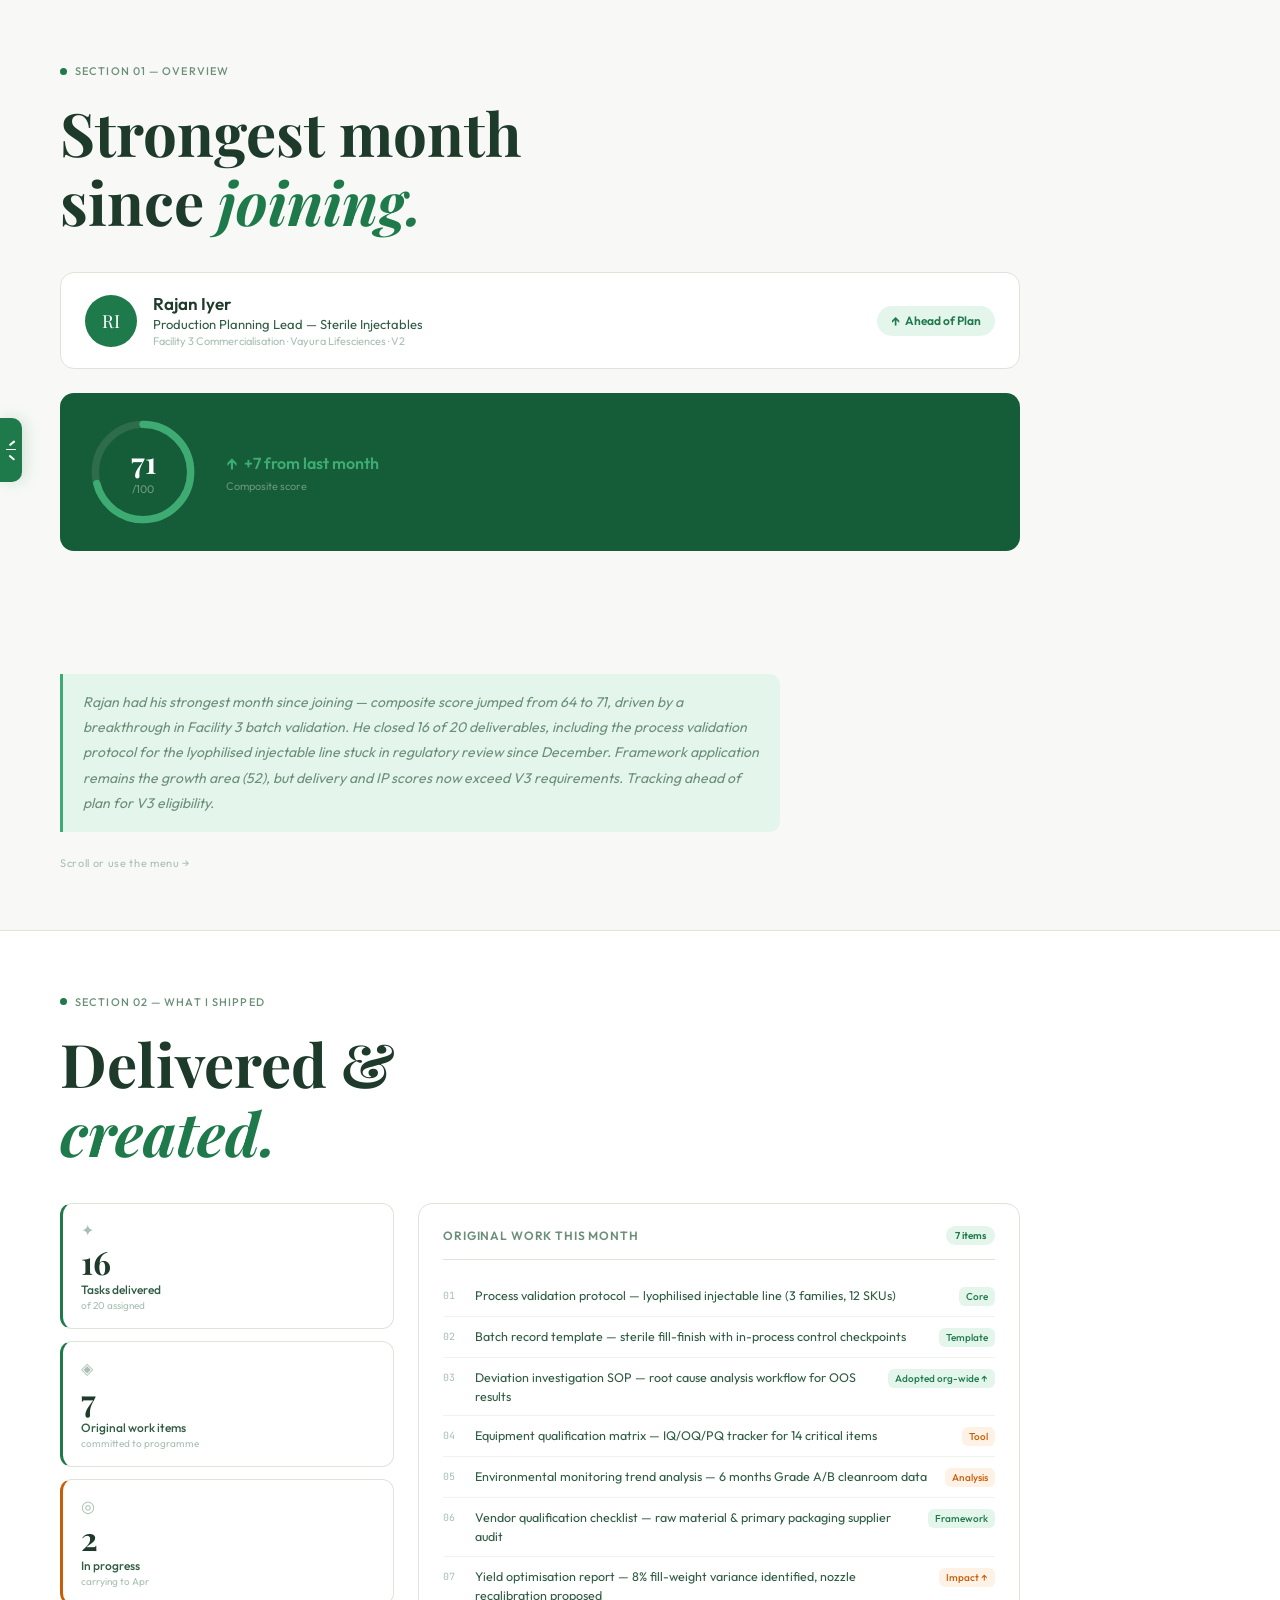
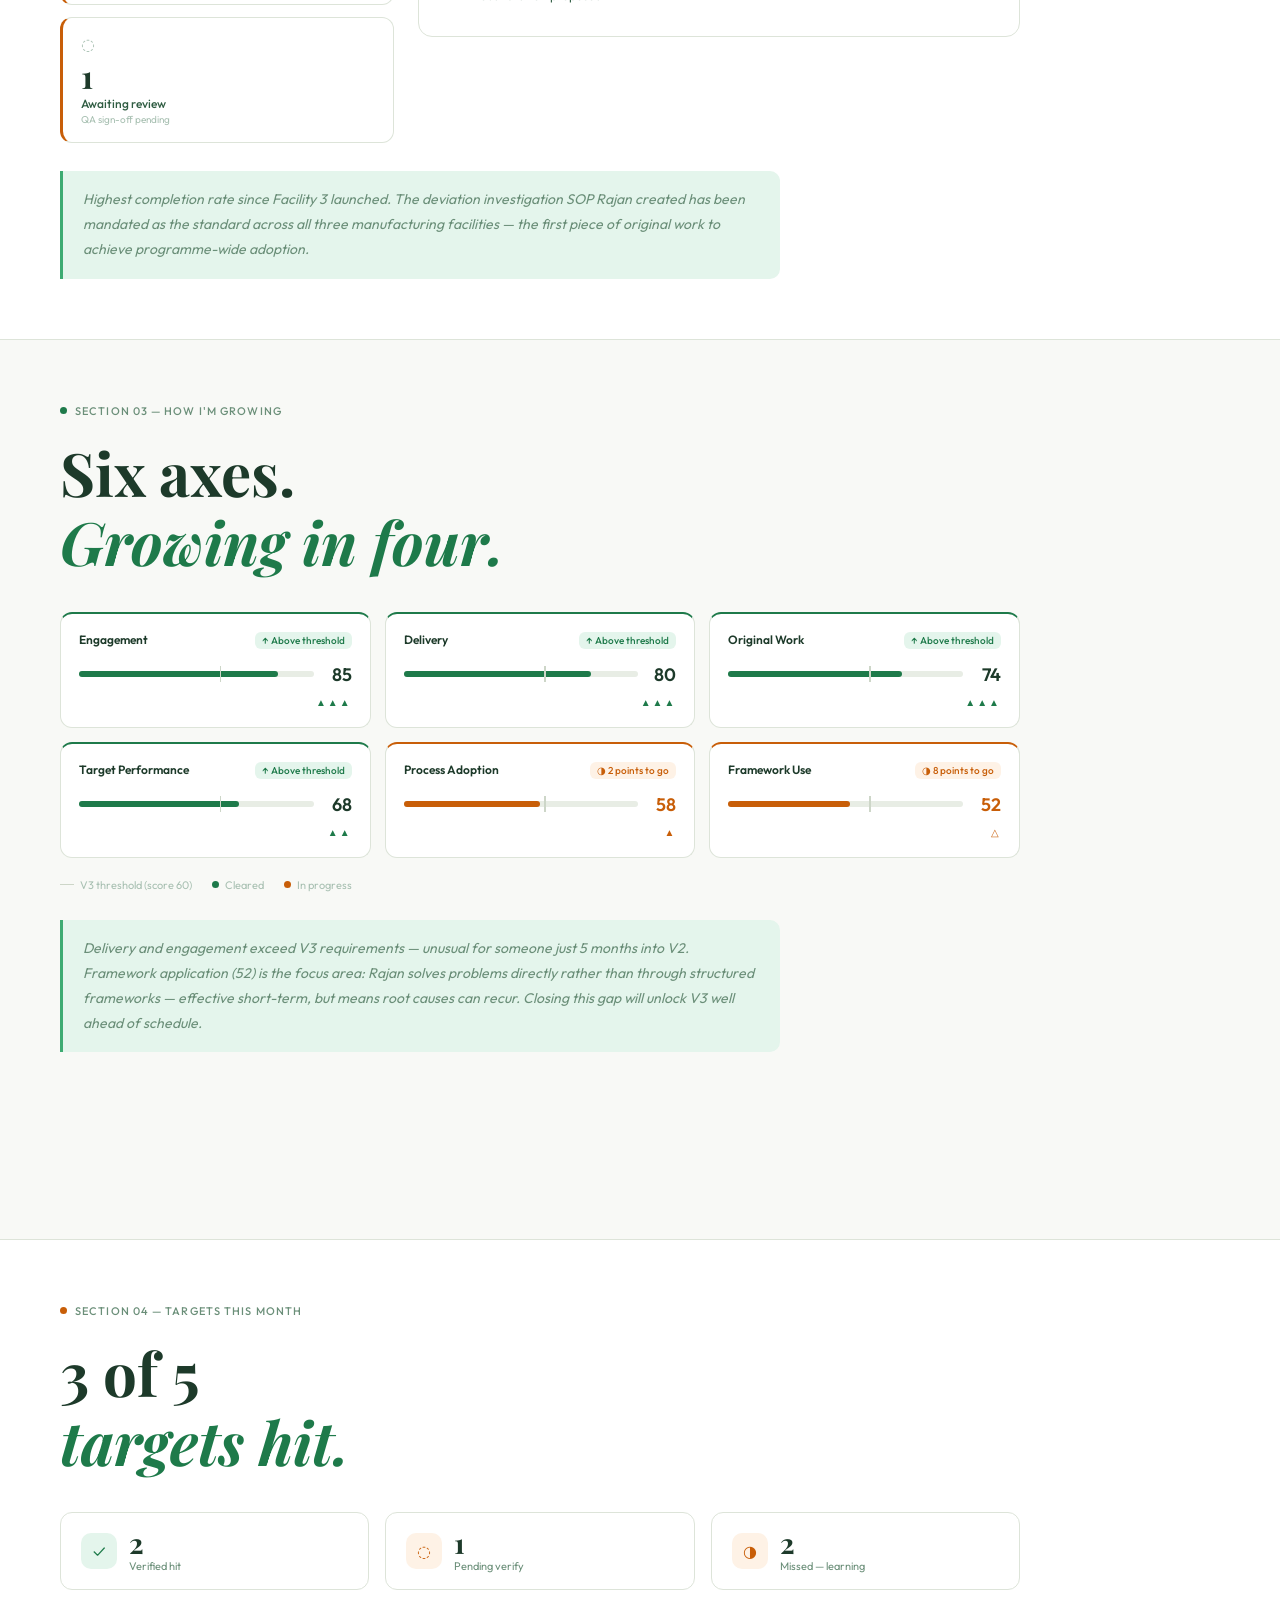
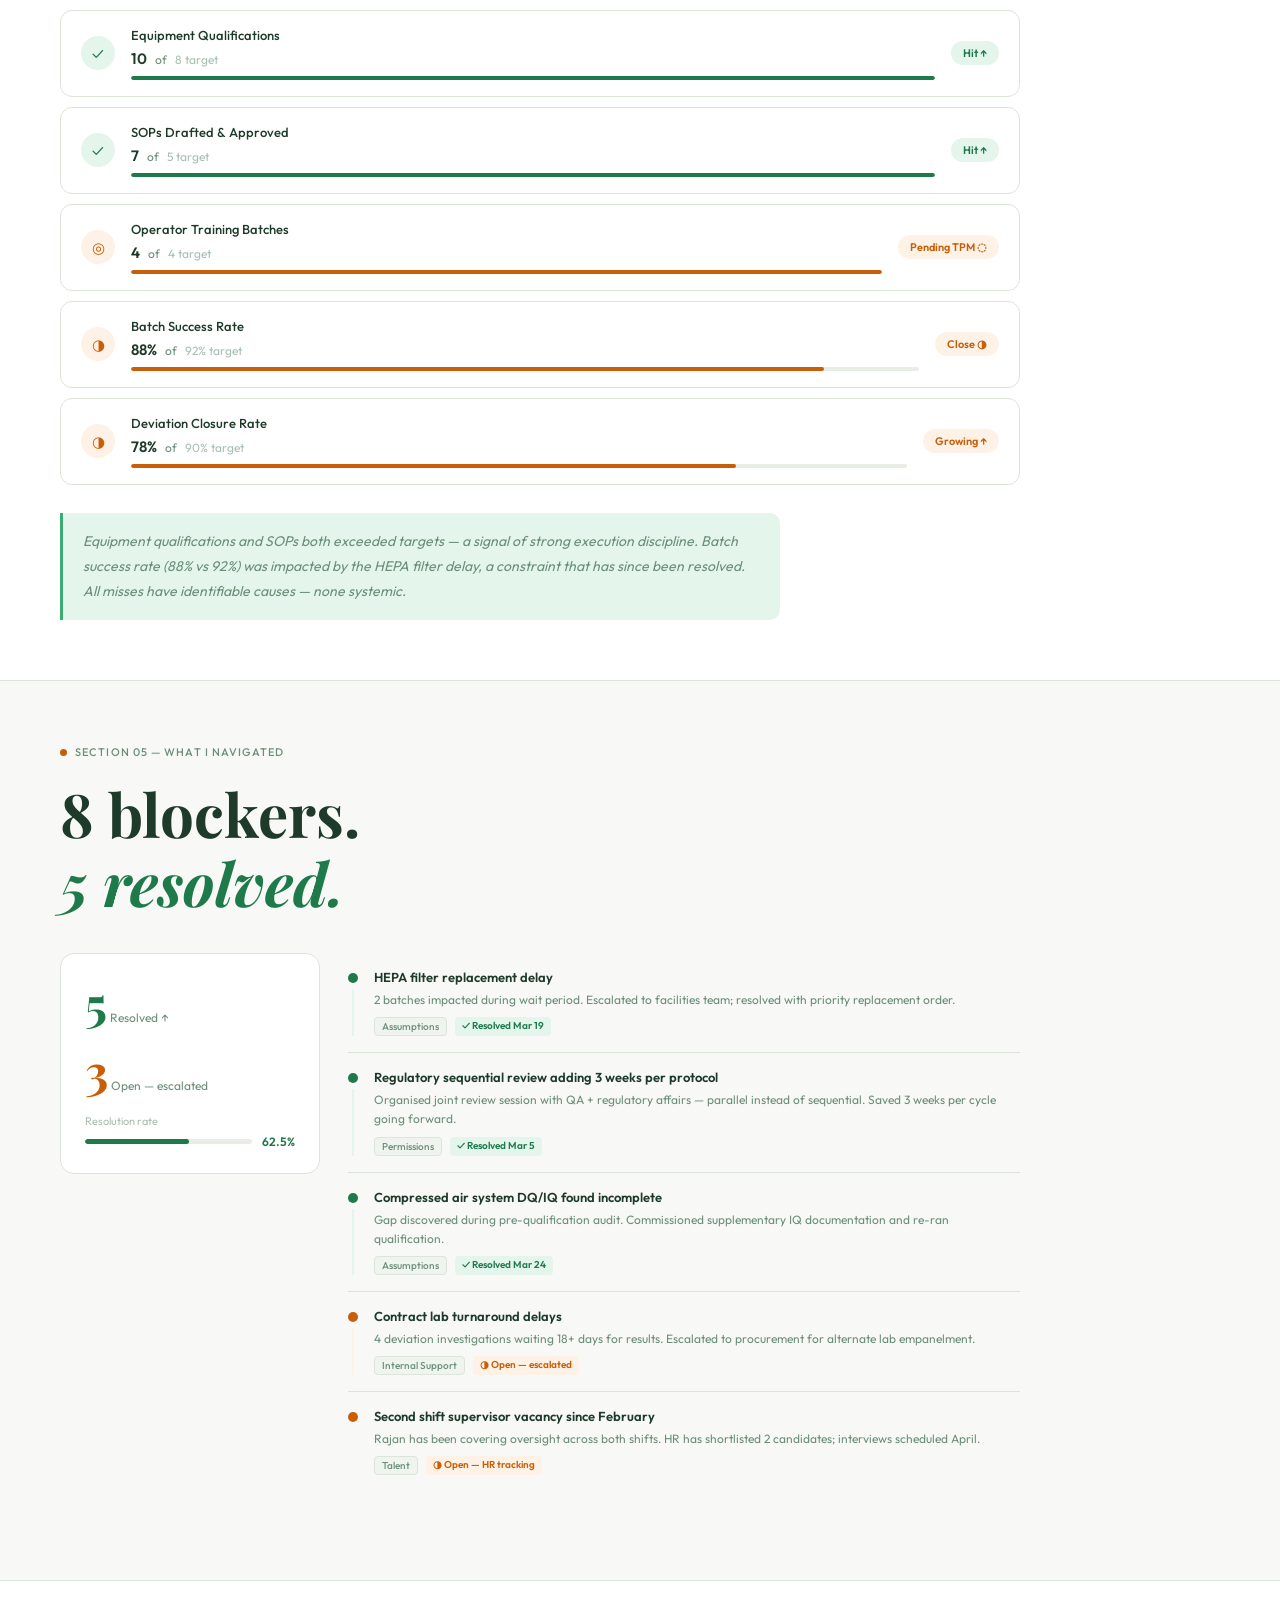
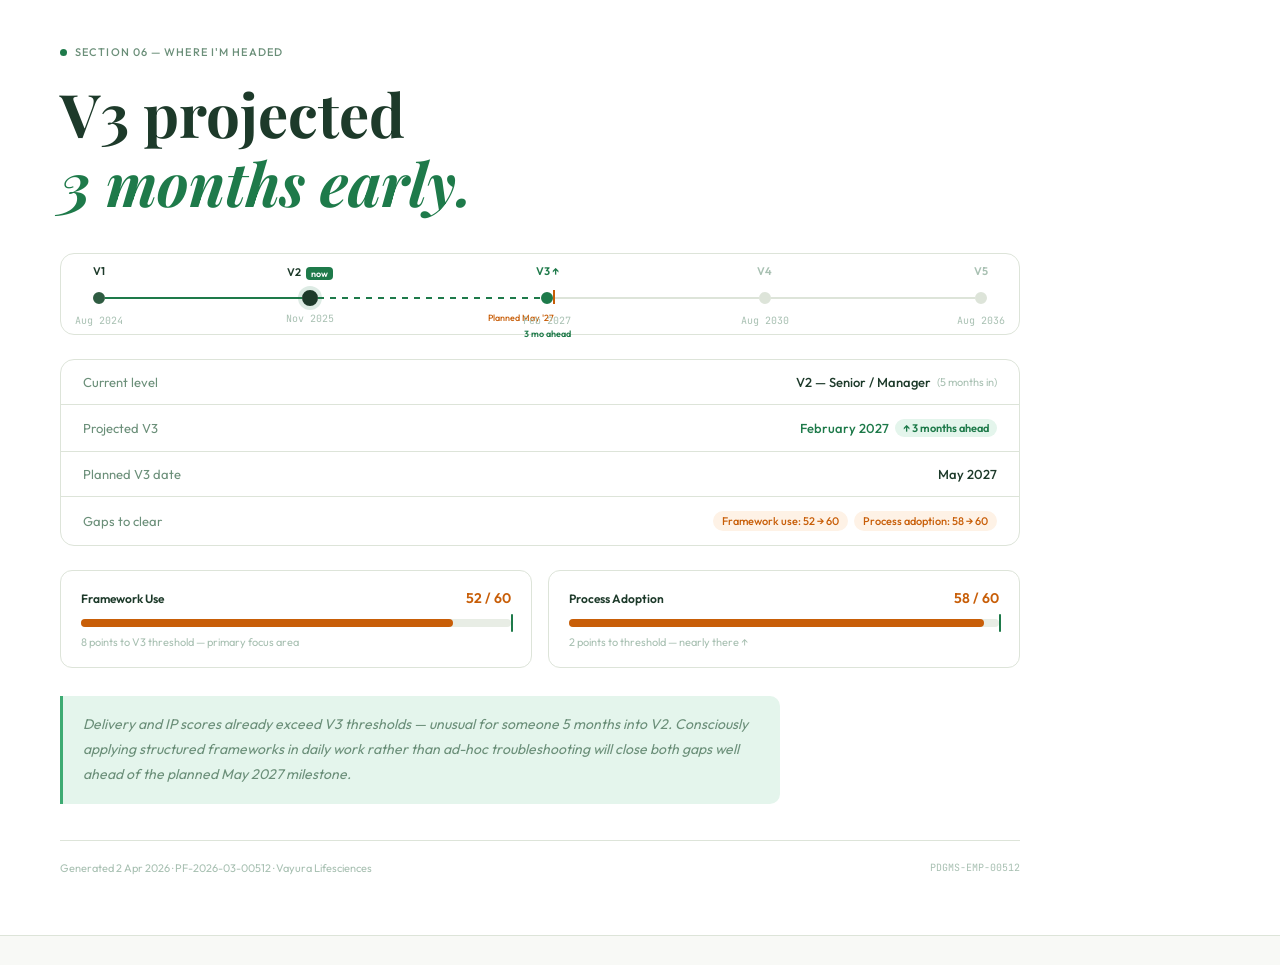
<file: index.html>
<!DOCTYPE html>
<html lang="en">
<head>
  <meta charset="UTF-8" />
  <meta name="viewport" content="width=device-width, initial-scale=1.0"/>
  <title>Leadership Portfolio — Rajan Iyer</title>
  <link rel="preconnect" href="https://fonts.googleapis.com">
  <link href="https://fonts.googleapis.com/css2?family=Playfair+Display:ital,wght@0,400;0,700;1,400&family=Outfit:wght@300;400;500;600&family=JetBrains+Mono:wght@400;500&display=swap" rel="stylesheet">
  <link rel="stylesheet" href="style.css" />
</head>
<body>

  <button class="hamburger" id="hamburger" aria-label="Toggle navigation">
    <span></span><span></span><span></span>
  </button>

  <!-- ══ SIDEBAR ══ -->
  <aside class="sidebar" id="sidebar">
    <div class="sidebar-inner">

      <div class="sidebar-brand">
        <div class="brand-mark">LP</div>
        <div class="brand-text">
          <span class="brand-name">Leadership<br>Portfolio</span>
          <span class="brand-period">March 2026</span>
        </div>
      </div>

      <nav class="sidebar-nav">
        <a href="#executive" class="nav-item active" data-section="executive">
          <span class="nav-icon">◈</span>
          <span class="nav-label">Overview</span>
          <span class="nav-arrow">→</span>
        </a>
        <a href="#contribution" class="nav-item" data-section="contribution">
          <span class="nav-icon">⬡</span>
          <span class="nav-label">What I Shipped</span>
          <span class="nav-arrow">→</span>
        </a>
        <a href="#capability" class="nav-item" data-section="capability">
          <span class="nav-icon">◎</span>
          <span class="nav-label">How I'm Growing</span>
          <span class="nav-arrow">→</span>
        </a>
        <a href="#kpi" class="nav-item" data-section="kpi">
          <span class="nav-icon">◇</span>
          <span class="nav-label">Targets</span>
          <span class="nav-arrow">→</span>
        </a>
        <a href="#constraints" class="nav-item" data-section="constraints">
          <span class="nav-icon">⬙</span>
          <span class="nav-label">Navigated</span>
          <span class="nav-arrow">→</span>
        </a>
        <a href="#trajectory" class="nav-item" data-section="trajectory">
          <span class="nav-icon">◈</span>
          <span class="nav-label">Where I'm Headed</span>
          <span class="nav-arrow">→</span>
        </a>
      </nav>

      <div class="sidebar-footer">
        <div class="uid-block">
          <span class="uid-label">Employee ID</span>
          <span class="uid-val">PDGMS-EMP-00512</span>
        </div>
        <div class="sidebar-progress">
          <span class="progress-label">Portfolio complete</span>
          <div class="mini-bar"><div class="mini-fill" style="width:100%"></div></div>
        </div>
      </div>

    </div>
  </aside>

  <!-- ══ MAIN CONTENT ══ -->
  <main class="main" id="main">

    <!-- 1 EXECUTIVE SUMMARY -->
    <section class="panel" id="executive" data-index="0">
      <div class="panel-inner">

        <div class="panel-eyebrow">
          <span class="eyebrow-dot green"></span>Section 01 — Overview
        </div>

        <h1 class="panel-headline">
          Strongest month<br>since <em>joining.</em>
        </h1>

        <div class="exec-grid">
          <div class="exec-profile">
            <div class="profile-avatar">RI</div>
            <div class="profile-details">
              <div class="profile-name">Rajan Iyer</div>
              <div class="profile-role">Production Planning Lead — Sterile Injectables</div>
              <div class="profile-org">Facility 3 Commercialisation · Vayura Lifesciences · V2</div>
            </div>
            <div class="pace-badge">
              <span class="pace-arrow">↑</span> Ahead of Plan
            </div>
          </div>

          <div class="score-hero">
            <div class="score-ring-wrap">
              <svg class="score-ring" viewBox="0 0 120 120">
                <circle class="ring-bg" cx="60" cy="60" r="52"/>
                <circle class="ring-fill" cx="60" cy="60" r="52" stroke-dasharray="326.7" stroke-dashoffset="72" />
              </svg>
              <div class="score-center">
                <span class="score-num">71</span>
                <span class="score-denom">/100</span>
              </div>
            </div>
            <div class="score-meta">
              <div class="score-delta">
                <span class="delta-arrow">↑</span> +7 from last month
              </div>
              <div class="score-sublabel">Composite score</div>
            </div>
          </div>

          <div class="exec-stats">
            <div class="exec-stat">
              <div class="stat-icon green-icon">✓</div>
              <div class="stat-body">
                <div class="stat-val">16 <span class="stat-of">of 20</span></div>
                <div class="stat-lbl">Deliverables shipped</div>
              </div>
            </div>
            <div class="exec-stat">
              <div class="stat-icon green-icon">★</div>
              <div class="stat-body">
                <div class="stat-val">7</div>
                <div class="stat-lbl">Original work items</div>
              </div>
            </div>
            <div class="exec-stat">
              <div class="stat-icon orange-icon">◑</div>
              <div class="stat-body">
                <div class="stat-val">3 <span class="stat-of">of 5</span></div>
                <div class="stat-lbl">Targets verified hit</div>
              </div>
            </div>
            <div class="exec-stat">
              <div class="stat-icon green-icon">⬆</div>
              <div class="stat-body">
                <div class="stat-val">3 mo</div>
                <div class="stat-lbl">Ahead of V3 plan</div>
              </div>
            </div>
          </div>
        </div>

        <div class="panel-narrative">
          Rajan had his strongest month since joining — composite score jumped from 64 to 71, driven by a breakthrough in Facility 3 batch validation. He closed 16 of 20 deliverables, including the process validation protocol for the lyophilised injectable line stuck in regulatory review since December. Framework application remains the growth area (52), but delivery and IP scores now exceed V3 requirements. Tracking ahead of plan for V3 eligibility.
        </div>

        <div class="scroll-hint">Scroll or use the menu →</div>
      </div>
    </section>

    <!-- 2 CONTRIBUTION HIGHLIGHTS -->
    <section class="panel" id="contribution" data-index="1">
      <div class="panel-inner">

        <div class="panel-eyebrow">
          <span class="eyebrow-dot green"></span>Section 02 — What I Shipped
        </div>
        <h2 class="panel-headline">Delivered &amp;<br><em>created.</em></h2>

        <div class="contrib-layout">
          <div class="contrib-counts">
            <div class="count-card green-accent">
              <div class="count-glyph">✦</div>
              <div class="count-num">16</div>
              <div class="count-lbl">Tasks delivered</div>
              <div class="count-sub">of 20 assigned</div>
            </div>
            <div class="count-card green-accent">
              <div class="count-glyph">◈</div>
              <div class="count-num">7</div>
              <div class="count-lbl">Original work items</div>
              <div class="count-sub">committed to programme</div>
            </div>
            <div class="count-card orange-accent">
              <div class="count-glyph">◎</div>
              <div class="count-num">2</div>
              <div class="count-lbl">In progress</div>
              <div class="count-sub">carrying to Apr</div>
            </div>
            <div class="count-card orange-accent">
              <div class="count-glyph">◌</div>
              <div class="count-num">1</div>
              <div class="count-lbl">Awaiting review</div>
              <div class="count-sub">QA sign-off pending</div>
            </div>
          </div>

          <div class="ip-section">
            <div class="ip-header">
              <span class="ip-title">Original work this month</span>
              <span class="ip-badge">7 items</span>
            </div>
            <ol class="ip-list">
              <li class="ip-item">
                <span class="ip-num">01</span>
                <span class="ip-text">Process validation protocol — lyophilised injectable line (3 families, 12 SKUs)</span>
                <span class="ip-tag green-tag">Core</span>
              </li>
              <li class="ip-item">
                <span class="ip-num">02</span>
                <span class="ip-text">Batch record template — sterile fill-finish with in-process control checkpoints</span>
                <span class="ip-tag green-tag">Template</span>
              </li>
              <li class="ip-item">
                <span class="ip-num">03</span>
                <span class="ip-text">Deviation investigation SOP — root cause analysis workflow for OOS results</span>
                <span class="ip-tag green-tag">Adopted org-wide ↑</span>
              </li>
              <li class="ip-item">
                <span class="ip-num">04</span>
                <span class="ip-text">Equipment qualification matrix — IQ/OQ/PQ tracker for 14 critical items</span>
                <span class="ip-tag orange-tag">Tool</span>
              </li>
              <li class="ip-item">
                <span class="ip-num">05</span>
                <span class="ip-text">Environmental monitoring trend analysis — 6 months Grade A/B cleanroom data</span>
                <span class="ip-tag orange-tag">Analysis</span>
              </li>
              <li class="ip-item">
                <span class="ip-num">06</span>
                <span class="ip-text">Vendor qualification checklist — raw material &amp; primary packaging supplier audit</span>
                <span class="ip-tag green-tag">Framework</span>
              </li>
              <li class="ip-item">
                <span class="ip-num">07</span>
                <span class="ip-text">Yield optimisation report — 8% fill-weight variance identified, nozzle recalibration proposed</span>
                <span class="ip-tag orange-tag">Impact ↑</span>
              </li>
            </ol>
          </div>
        </div>

        <div class="panel-narrative">
          Highest completion rate since Facility 3 launched. The deviation investigation SOP Rajan created has been mandated as the standard across all three manufacturing facilities — the first piece of original work to achieve programme-wide adoption.
        </div>
      </div>
    </section>

    <!-- 3 CAPABILITY GROWTH -->
    <section class="panel" id="capability" data-index="2">
      <div class="panel-inner">

        <div class="panel-eyebrow">
          <span class="eyebrow-dot green"></span>Section 03 — How I'm Growing
        </div>
        <h2 class="panel-headline">Six axes.<br><em>Growing in four.</em></h2>

        <div class="axis-grid">
          <div class="axis-card above-thresh">
            <div class="axis-top">
              <span class="axis-name">Engagement</span>
              <span class="axis-badge green-badge">↑ Above threshold</span>
            </div>
            <div class="axis-visual">
              <div class="axis-bar-track">
                <div class="axis-bar-fill green-fill" style="--pct:85%"></div>
                <div class="axis-thresh-mark"></div>
              </div>
              <div class="axis-score-num">85</div>
            </div>
            <div class="axis-growth-icon">▲▲▲</div>
          </div>

          <div class="axis-card above-thresh">
            <div class="axis-top">
              <span class="axis-name">Delivery</span>
              <span class="axis-badge green-badge">↑ Above threshold</span>
            </div>
            <div class="axis-visual">
              <div class="axis-bar-track">
                <div class="axis-bar-fill green-fill" style="--pct:80%"></div>
                <div class="axis-thresh-mark"></div>
              </div>
              <div class="axis-score-num">80</div>
            </div>
            <div class="axis-growth-icon">▲▲▲</div>
          </div>

          <div class="axis-card above-thresh">
            <div class="axis-top">
              <span class="axis-name">Original Work</span>
              <span class="axis-badge green-badge">↑ Above threshold</span>
            </div>
            <div class="axis-visual">
              <div class="axis-bar-track">
                <div class="axis-bar-fill green-fill" style="--pct:74%"></div>
                <div class="axis-thresh-mark"></div>
              </div>
              <div class="axis-score-num">74</div>
            </div>
            <div class="axis-growth-icon">▲▲▲</div>
          </div>

          <div class="axis-card above-thresh">
            <div class="axis-top">
              <span class="axis-name">Target Performance</span>
              <span class="axis-badge green-badge">↑ Above threshold</span>
            </div>
            <div class="axis-visual">
              <div class="axis-bar-track">
                <div class="axis-bar-fill green-fill" style="--pct:68%"></div>
                <div class="axis-thresh-mark"></div>
              </div>
              <div class="axis-score-num">68</div>
            </div>
            <div class="axis-growth-icon">▲▲</div>
          </div>

          <div class="axis-card near-thresh">
            <div class="axis-top">
              <span class="axis-name">Process Adoption</span>
              <span class="axis-badge orange-badge">◑ 2 points to go</span>
            </div>
            <div class="axis-visual">
              <div class="axis-bar-track">
                <div class="axis-bar-fill orange-fill" style="--pct:58%"></div>
                <div class="axis-thresh-mark"></div>
              </div>
              <div class="axis-score-num orange-num">58</div>
            </div>
            <div class="axis-growth-icon orange-glyph">▲</div>
          </div>

          <div class="axis-card near-thresh">
            <div class="axis-top">
              <span class="axis-name">Framework Use</span>
              <span class="axis-badge orange-badge">◑ 8 points to go</span>
            </div>
            <div class="axis-visual">
              <div class="axis-bar-track">
                <div class="axis-bar-fill orange-fill" style="--pct:52%"></div>
                <div class="axis-thresh-mark"></div>
              </div>
              <div class="axis-score-num orange-num">52</div>
            </div>
            <div class="axis-growth-icon orange-glyph">△</div>
          </div>
        </div>

        <div class="thresh-legend">
          <span class="legend-item"><span class="legend-line"></span> V3 threshold (score 60)</span>
          <span class="legend-item"><span class="legend-dot green-dot"></span> Cleared</span>
          <span class="legend-item"><span class="legend-dot orange-dot"></span> In progress</span>
        </div>

        <div class="panel-narrative">
          Delivery and engagement exceed V3 requirements — unusual for someone just 5 months into V2. Framework application (52) is the focus area: Rajan solves problems directly rather than through structured frameworks — effective short-term, but means root causes can recur. Closing this gap will unlock V3 well ahead of schedule.
        </div>
      </div>
    </section>

    <!-- 4 KPI IMPACT -->
    <section class="panel" id="kpi" data-index="3">
      <div class="panel-inner">

        <div class="panel-eyebrow">
          <span class="eyebrow-dot orange"></span>Section 04 — Targets This Month
        </div>
        <h2 class="panel-headline">3 of 5<br><em>targets hit.</em></h2>

        <div class="kpi-layout">
          <div class="kpi-summary-row">
            <div class="kpi-summary-stat">
              <div class="kpi-s-icon green-bg">✓</div>
              <div class="kpi-s-body">
                <div class="kpi-s-val">2</div>
                <div class="kpi-s-lbl">Verified hit</div>
              </div>
            </div>
            <div class="kpi-summary-stat">
              <div class="kpi-s-icon orange-bg">◌</div>
              <div class="kpi-s-body">
                <div class="kpi-s-val">1</div>
                <div class="kpi-s-lbl">Pending verify</div>
              </div>
            </div>
            <div class="kpi-summary-stat">
              <div class="kpi-s-icon orange-bg">◑</div>
              <div class="kpi-s-body">
                <div class="kpi-s-val">2</div>
                <div class="kpi-s-lbl">Missed — learning</div>
              </div>
            </div>
          </div>

          <div class="kpi-cards">

            <div class="kpi-card">
              <div class="kpi-card-left">
                <div class="kpi-status-icon green-icon-lg">✓</div>
              </div>
              <div class="kpi-card-body">
                <div class="kpi-card-name">Equipment Qualifications</div>
                <div class="kpi-card-nums">
                  <span class="kpi-actual">10</span>
                  <span class="kpi-sep">of</span>
                  <span class="kpi-target">8 target</span>
                </div>
                <div class="kpi-progress-bar">
                  <div class="kpi-bar-fill green-fill" style="--pct:100%"></div>
                </div>
              </div>
              <span class="kpi-badge green-badge-lg">Hit ↑</span>
            </div>

            <div class="kpi-card">
              <div class="kpi-card-left">
                <div class="kpi-status-icon green-icon-lg">✓</div>
              </div>
              <div class="kpi-card-body">
                <div class="kpi-card-name">SOPs Drafted &amp; Approved</div>
                <div class="kpi-card-nums">
                  <span class="kpi-actual">7</span>
                  <span class="kpi-sep">of</span>
                  <span class="kpi-target">5 target</span>
                </div>
                <div class="kpi-progress-bar">
                  <div class="kpi-bar-fill green-fill" style="--pct:100%"></div>
                </div>
              </div>
              <span class="kpi-badge green-badge-lg">Hit ↑</span>
            </div>

            <div class="kpi-card">
              <div class="kpi-card-left">
                <div class="kpi-status-icon orange-icon-lg">◎</div>
              </div>
              <div class="kpi-card-body">
                <div class="kpi-card-name">Operator Training Batches</div>
                <div class="kpi-card-nums">
                  <span class="kpi-actual">4</span>
                  <span class="kpi-sep">of</span>
                  <span class="kpi-target">4 target</span>
                </div>
                <div class="kpi-progress-bar">
                  <div class="kpi-bar-fill orange-fill" style="--pct:100%"></div>
                </div>
              </div>
              <span class="kpi-badge orange-badge-lg">Pending TPM ◌</span>
            </div>

            <div class="kpi-card">
              <div class="kpi-card-left">
                <div class="kpi-status-icon orange-icon-lg">◑</div>
              </div>
              <div class="kpi-card-body">
                <div class="kpi-card-name">Batch Success Rate</div>
                <div class="kpi-card-nums">
                  <span class="kpi-actual">88%</span>
                  <span class="kpi-sep">of</span>
                  <span class="kpi-target">92% target</span>
                </div>
                <div class="kpi-progress-bar">
                  <div class="kpi-bar-fill orange-fill" style="--pct:88%"></div>
                </div>
              </div>
              <span class="kpi-badge orange-badge-lg">Close ◑</span>
            </div>

            <div class="kpi-card">
              <div class="kpi-card-left">
                <div class="kpi-status-icon orange-icon-lg">◑</div>
              </div>
              <div class="kpi-card-body">
                <div class="kpi-card-name">Deviation Closure Rate</div>
                <div class="kpi-card-nums">
                  <span class="kpi-actual">78%</span>
                  <span class="kpi-sep">of</span>
                  <span class="kpi-target">90% target</span>
                </div>
                <div class="kpi-progress-bar">
                  <div class="kpi-bar-fill orange-fill" style="--pct:78%"></div>
                </div>
              </div>
              <span class="kpi-badge orange-badge-lg">Growing ↑</span>
            </div>

          </div>
        </div>

        <div class="panel-narrative">
          Equipment qualifications and SOPs both exceeded targets — a signal of strong execution discipline. Batch success rate (88% vs 92%) was impacted by the HEPA filter delay, a constraint that has since been resolved. All misses have identifiable causes — none systemic.
        </div>
      </div>
    </section>

    <!-- 5 CONSTRAINT PATTERNS -->
    <section class="panel" id="constraints" data-index="4">
      <div class="panel-inner">

        <div class="panel-eyebrow">
          <span class="eyebrow-dot orange"></span>Section 05 — What I Navigated
        </div>
        <h2 class="panel-headline">8 blockers.<br><em>5 resolved.</em></h2>

        <div class="cst-layout">
          <div class="cst-summary">
            <div class="cst-big-stat green-stat">
              <span class="cst-big-num">5</span>
              <span class="cst-big-lbl">Resolved ↑</span>
            </div>
            <div class="cst-big-stat orange-stat">
              <span class="cst-big-num">3</span>
              <span class="cst-big-lbl">Open — escalated</span>
            </div>
            <div class="cst-rate-block">
              <div class="rate-label">Resolution rate</div>
              <div class="rate-bar-wrap">
                <div class="rate-bar">
                  <div class="rate-fill" style="--pct:62.5%"></div>
                </div>
                <span class="rate-pct">62.5%</span>
              </div>
            </div>
          </div>

          <div class="cst-list">
            <div class="cst-item resolved">
              <div class="cst-marker"><span class="cst-dot green-dot-lg"></span><div class="cst-line green-line"></div></div>
              <div class="cst-body">
                <div class="cst-title">HEPA filter replacement delay</div>
                <div class="cst-desc">2 batches impacted during wait period. Escalated to facilities team; resolved with priority replacement order.</div>
                <div class="cst-meta"><span class="cst-type-tag">Assumptions</span> <span class="cst-resolved-tag">✓ Resolved Mar 19</span></div>
              </div>
            </div>

            <div class="cst-item resolved">
              <div class="cst-marker"><span class="cst-dot green-dot-lg"></span><div class="cst-line green-line"></div></div>
              <div class="cst-body">
                <div class="cst-title">Regulatory sequential review adding 3 weeks per protocol</div>
                <div class="cst-desc">Organised joint review session with QA + regulatory affairs — parallel instead of sequential. Saved 3 weeks per cycle going forward.</div>
                <div class="cst-meta"><span class="cst-type-tag">Permissions</span> <span class="cst-resolved-tag">✓ Resolved Mar 5</span></div>
              </div>
            </div>

            <div class="cst-item resolved">
              <div class="cst-marker"><span class="cst-dot green-dot-lg"></span><div class="cst-line green-line"></div></div>
              <div class="cst-body">
                <div class="cst-title">Compressed air system DQ/IQ found incomplete</div>
                <div class="cst-desc">Gap discovered during pre-qualification audit. Commissioned supplementary IQ documentation and re-ran qualification.</div>
                <div class="cst-meta"><span class="cst-type-tag">Assumptions</span> <span class="cst-resolved-tag">✓ Resolved Mar 24</span></div>
              </div>
            </div>

            <div class="cst-item open">
              <div class="cst-marker"><span class="cst-dot orange-dot-lg"></span><div class="cst-line orange-line"></div></div>
              <div class="cst-body">
                <div class="cst-title">Contract lab turnaround delays</div>
                <div class="cst-desc">4 deviation investigations waiting 18+ days for results. Escalated to procurement for alternate lab empanelment.</div>
                <div class="cst-meta"><span class="cst-type-tag">Internal Support</span> <span class="cst-open-tag">◑ Open — escalated</span></div>
              </div>
            </div>

            <div class="cst-item open">
              <div class="cst-marker"><span class="cst-dot orange-dot-lg"></span></div>
              <div class="cst-body">
                <div class="cst-title">Second shift supervisor vacancy since February</div>
                <div class="cst-desc">Rajan has been covering oversight across both shifts. HR has shortlisted 2 candidates; interviews scheduled April.</div>
                <div class="cst-meta"><span class="cst-type-tag">Talent</span> <span class="cst-open-tag">◑ Open — HR tracking</span></div>
              </div>
            </div>
          </div>
        </div>

      </div>
    </section>

    <!-- 6 CAREER TRAJECTORY -->
    <section class="panel" id="trajectory" data-index="5">
      <div class="panel-inner">

        <div class="panel-eyebrow">
          <span class="eyebrow-dot green"></span>Section 06 — Where I'm Headed
        </div>
        <h2 class="panel-headline">V3 projected<br><em>3 months early.</em></h2>

        <div class="traj-layout">

          <!-- Runway Timeline -->
          <div class="runway-container">
            <div class="runway-track">

              <div class="runway-node achieved">
                <div class="rn-dot"></div>
                <div class="rn-label-top">V1</div>
                <div class="rn-label-bottom">Aug 2024</div>
              </div>

              <div class="runway-segment green-seg" style="width:22%"></div>

              <div class="runway-node current">
                <div class="rn-dot"></div>
                <div class="rn-label-top">V2 <span class="now-pill">now</span></div>
                <div class="rn-label-bottom">Nov 2025</div>
              </div>

              <div class="runway-segment green-seg dashed-seg" style="width:25%"></div>

              <div class="runway-node projected">
                <div class="rn-dot"></div>
                <div class="rn-label-top"><span class="proj-label">V3 ↑</span></div>
                <div class="rn-label-bottom">Feb 2027</div>
                <div class="rn-label-sub">3 mo ahead</div>
              </div>

              <div class="runway-plan-marker">
                <div class="plan-tick"></div>
                <div class="plan-label">Planned May '27</div>
              </div>

              <div class="runway-segment grey-seg" style="flex:1"></div>

              <div class="runway-node future">
                <div class="rn-dot"></div>
                <div class="rn-label-top">V4</div>
                <div class="rn-label-bottom">Aug 2030</div>
              </div>

              <div class="runway-segment grey-seg" style="flex:1"></div>

              <div class="runway-node future">
                <div class="rn-dot"></div>
                <div class="rn-label-top">V5</div>
                <div class="rn-label-bottom">Aug 2036</div>
              </div>

            </div>
          </div>

          <!-- Traj Stats -->
          <div class="traj-stats">
            <div class="traj-row">
              <span class="traj-lbl">Current level</span>
              <span class="traj-val">V2 — Senior / Manager <span class="traj-sub">(5 months in)</span></span>
            </div>
            <div class="traj-row">
              <span class="traj-lbl">Projected V3</span>
              <span class="traj-val green-val">February 2027 <span class="ahead-chip">↑ 3 months ahead</span></span>
            </div>
            <div class="traj-row">
              <span class="traj-lbl">Planned V3 date</span>
              <span class="traj-val">May 2027</span>
            </div>
            <div class="traj-row">
              <span class="traj-lbl">Gaps to clear</span>
              <span class="traj-val">
                <span class="gap-chip">Framework use: 52 → 60</span>
                <span class="gap-chip">Process adoption: 58 → 60</span>
              </span>
            </div>
          </div>

          <!-- Gap visual -->
          <div class="gap-visual-row">
            <div class="gap-item">
              <div class="gap-header">
                <span class="gap-name">Framework Use</span>
                <span class="gap-score orange-num">52 / 60</span>
              </div>
              <div class="gap-bar-track">
                <div class="gap-bar-fill orange-fill" style="--pct:86.6%"></div>
                <div class="gap-thresh"></div>
              </div>
              <div class="gap-note">8 points to V3 threshold — primary focus area</div>
            </div>
            <div class="gap-item">
              <div class="gap-header">
                <span class="gap-name">Process Adoption</span>
                <span class="gap-score orange-num">58 / 60</span>
              </div>
              <div class="gap-bar-track">
                <div class="gap-bar-fill orange-fill" style="--pct:96.6%"></div>
                <div class="gap-thresh"></div>
              </div>
              <div class="gap-note">2 points to threshold — nearly there ↑</div>
            </div>
          </div>

        </div>

        <div class="panel-narrative">
          Delivery and IP scores already exceed V3 thresholds — unusual for someone 5 months into V2. Consciously applying structured frameworks in daily work rather than ad-hoc troubleshooting will close both gaps well ahead of the planned May 2027 milestone.
        </div>

        <!-- Footer -->
        <div class="portfolio-footer">
          <span>Generated 2 Apr 2026 · PF-2026-03-00512 · Vayura Lifesciences</span>
          <span class="footer-uid">PDGMS-EMP-00512</span>
        </div>
      </div>
    </section>

  </main>

  <script src="script.js"></script>
</body>
</html>
</file>
<file: style.css>
:root {
  /* Whites & surfaces */
  --white:      #ffffff;
  --off-white:  #f8f9f6;
  --surface:    #f0f4ee;
  --surface-2:  #e8ede5;
  --border:     #dde4d9;
  --border-2:   #cdd6c8;

  /* Text — NO black. Forest green family for positivity */
  --ink:        #1d3a2a;   /* deep forest — headlines */
  --ink-2:      #2f5c42;   /* mid forest — subheads */
  --ink-3:      #6b8f79;   /* sage — body copy */
  --ink-4:      #a8c0b2;   /* mist — captions */

  /* Sidebar */
  --sidebar-bg: #1a3326;   /* deep forest sidebar */
  --sidebar-border: rgba(255,255,255,0.07);

  /* Green accents */
  --green:      #1e7a4a;
  --green-lt:   #e4f5ec;
  --green-mid:  #3dab72;
  --green-dark: #155c38;

  /* Orange accents */
  --orange:     #c85e08;
  --orange-lt:  #fef2e6;
  --orange-mid: #e8821e;

  --sidebar-w:  280px;
  --transition: 0.35s cubic-bezier(0.4, 0, 0.2, 1);
}

*, *::before, *::after { box-sizing: border-box; margin: 0; padding: 0; }
html { scroll-behavior: smooth; }

body {
  font-family: 'Outfit', sans-serif;
  background: var(--off-white);
  color: var(--ink);
  -webkit-font-smoothing: antialiased;
  overflow-x: hidden;
}

/* ══ HAMBURGER — floats as a tab on the sidebar's right edge ══ */
.hamburger {
  position: fixed;
  /* Sits flush with the right edge of the sidebar */
  top: 50%;
  left: var(--sidebar-w);
  transform: translateY(-50%) translateX(0);
  z-index: 200;
  width: 22px;
  height: 64px;
  border: none;
  border-radius: 0 10px 10px 0;
  background: var(--green);
  cursor: pointer;
  display: flex;
  flex-direction: column;
  align-items: center;
  justify-content: center;
  gap: 5px;
  box-shadow: 3px 0 16px rgba(30,122,74,0.18);
  transition: left var(--transition), background var(--transition), transform var(--transition);
  padding: 0;
}
.hamburger:hover { background: var(--green-mid); }

/* When sidebar collapses, tab slides to left:0 */
.hamburger.sidebar-collapsed {
  left: 0;
}

.hamburger span {
  display: block;
  width: 10px;
  height: 1.5px;
  background: #ffffff;
  border-radius: 2px;
  transition: transform var(--transition), opacity var(--transition), width var(--transition);
}
/* Arrow pointing LEFT when open (click to close) */
.hamburger span:nth-child(1) { transform: rotate(40deg) translateY(2px); width: 7px; transform-origin: left; }
.hamburger span:nth-child(2) { width: 10px; }
.hamburger span:nth-child(3) { transform: rotate(-40deg) translateY(-2px); width: 7px; transform-origin: left; }

/* Arrow pointing RIGHT when collapsed (click to open) */
.hamburger.sidebar-collapsed span:nth-child(1) { transform: rotate(-40deg) translateY(2px); transform-origin: left; }
.hamburger.sidebar-collapsed span:nth-child(2) { width: 10px; }
.hamburger.sidebar-collapsed span:nth-child(3) { transform: rotate(40deg) translateY(-2px); transform-origin: left; }

/* ══ SIDEBAR ══ */
.sidebar {
  position: fixed;
  top: 0; left: 0;
  width: var(--sidebar-w);
  height: 100vh;
  background: var(--sidebar-bg);
  z-index: 100;
  display: flex;
  flex-direction: column;
  transform: translateX(0);
  transition: transform var(--transition);
  overflow: hidden;
}
.sidebar.collapsed { transform: translateX(-100%); }

.sidebar-inner {
  display: flex;
  flex-direction: column;
  height: 100%;
  padding: 32px 24px;
}

/* Brand */
.sidebar-brand {
  display: flex;
  align-items: center;
  gap: 12px;
  margin-bottom: 40px;
  padding-bottom: 24px;
  border-bottom: 1px solid var(--sidebar-border);
  margin-top: 8px;
}
.brand-mark {
  width: 38px; height: 38px;
  border-radius: 10px;
  background: var(--green);
  display: flex; align-items: center; justify-content: center;
  font-family: 'Playfair Display', serif;
  font-size: 14px; color: var(--white);
  flex-shrink: 0;
}
.brand-name {
  display: block;
  font-size: 12px; font-weight: 500;
  color: rgba(255,255,255,0.85);
  line-height: 1.4;
}
.brand-period {
  display: block;
  font-size: 10px;
  color: rgba(255,255,255,0.3);
  margin-top: 2px;
  font-family: 'JetBrains Mono', monospace;
  letter-spacing: 0.04em;
}

/* Nav */
.sidebar-nav {
  display: flex;
  flex-direction: column;
  gap: 4px;
  flex: 1;
}
.nav-item {
  display: flex;
  align-items: center;
  gap: 12px;
  padding: 12px 14px;
  border-radius: 10px;
  text-decoration: none;
  color: rgba(255,255,255,0.45);
  font-size: 13px;
  font-weight: 400;
  transition: background var(--transition), color var(--transition);
  cursor: pointer;
  position: relative;
}
.nav-item:hover {
  background: rgba(255,255,255,0.06);
  color: rgba(255,255,255,0.85);
}
.nav-item.active {
  background: rgba(61,171,114,0.2);
  color: var(--white);
}
.nav-item.active .nav-icon { color: var(--green-mid); }
.nav-icon {
  font-size: 14px;
  width: 20px;
  text-align: center;
  flex-shrink: 0;
  transition: color var(--transition);
}
.nav-label { flex: 1; }
.nav-arrow {
  font-size: 11px;
  opacity: 0;
  transform: translateX(-4px);
  transition: opacity var(--transition), transform var(--transition);
  color: var(--green-mid);
}
.nav-item.active .nav-arrow,
.nav-item:hover .nav-arrow { opacity: 1; transform: translateX(0); }

/* Sidebar Footer */
.sidebar-footer {
  border-top: 1px solid var(--sidebar-border);
  padding-top: 20px;
  display: flex;
  flex-direction: column;
  gap: 12px;
}
.uid-block { display: flex; flex-direction: column; gap: 3px; }
.uid-label { font-size: 9px; letter-spacing: 0.1em; text-transform: uppercase; color: rgba(255,255,255,0.25); }
.uid-val { font-family: 'JetBrains Mono', monospace; font-size: 10px; color: rgba(255,255,255,0.4); }
.sidebar-progress { display: flex; flex-direction: column; gap: 6px; }
.progress-label { font-size: 10px; color: rgba(255,255,255,0.3); }
.mini-bar { height: 2px; background: rgba(255,255,255,0.1); border-radius: 2px; }
.mini-fill { height: 100%; background: var(--green-mid); border-radius: 2px; }

/* ══ MAIN ══ */
.main {
  margin-left: var(--sidebar-w);
  transition: margin-left var(--transition);
  min-height: 100vh;
}
.main.expanded { margin-left: 0; }

/* ══ PANELS ══ */
.panel {
  min-height: 100vh;
  display: flex;
  align-items: flex-start;
  padding: 64px 60px 60px;
  border-bottom: 1px solid var(--border);
  opacity: 0;
  transform: translateY(24px);
  transition: opacity 0.6s ease, transform 0.6s ease;
}
.panel.visible { opacity: 1; transform: translateY(0); }
.panel:nth-child(even) { background: var(--white); }
.panel:nth-child(odd) { background: var(--off-white); }

.panel-inner { width: 100%; max-width: 960px; }

/* Eyebrow */
.panel-eyebrow {
  display: flex;
  align-items: center;
  gap: 8px;
  font-size: 11px;
  font-weight: 500;
  letter-spacing: 0.1em;
  text-transform: uppercase;
  color: var(--ink-3);
  margin-bottom: 20px;
}
.eyebrow-dot { width: 7px; height: 7px; border-radius: 50%; flex-shrink: 0; }
.eyebrow-dot.green { background: var(--green); }
.eyebrow-dot.orange { background: var(--orange); }

/* Headlines */
.panel-headline {
  font-family: 'Playfair Display', serif;
  font-size: clamp(36px, 5vw, 60px);
  font-weight: 700;
  line-height: 1.15;
  color: var(--ink);
  margin-bottom: 36px;
}
.panel-headline em { font-style: italic; color: var(--green); }

/* Narrative */
.panel-narrative {
  font-size: 14px;
  line-height: 1.8;
  color: var(--ink-3);
  border-left: 3px solid var(--green-mid);
  padding: 16px 20px;
  background: var(--green-lt);
  border-radius: 0 10px 10px 0;
  margin-top: 28px;
  font-style: italic;
  max-width: 720px;
}

/* ══ SECTION 1: EXECUTIVE SUMMARY ══ */
.exec-grid { display: grid; grid-template-columns: 1fr; gap: 24px; }

.exec-profile {
  display: flex;
  align-items: center;
  gap: 16px;
  background: var(--white);
  border: 1px solid var(--border);
  border-radius: 14px;
  padding: 20px 24px;
}
.profile-avatar {
  width: 52px; height: 52px;
  border-radius: 50%;
  background: var(--green);
  color: var(--white);
  font-family: 'Playfair Display', serif;
  font-size: 18px;
  display: flex; align-items: center; justify-content: center;
  flex-shrink: 0;
}
.profile-name { font-size: 17px; font-weight: 600; color: var(--ink); }
.profile-role { font-size: 13px; color: var(--ink-2); margin-top: 2px; }
.profile-org { font-size: 11px; color: var(--ink-4); margin-top: 2px; }
.pace-badge {
  margin-left: auto;
  background: var(--green-lt);
  color: var(--green);
  font-size: 12px; font-weight: 600;
  padding: 6px 14px; border-radius: 20px;
  white-space: nowrap;
  display: flex; align-items: center; gap: 5px;
}
.pace-arrow { font-size: 14px; }

/* Score hero — forest green instead of black */
.score-hero {
  display: flex;
  align-items: center;
  gap: 28px;
  background: var(--green-dark);
  border-radius: 14px;
  padding: 24px 28px;
}
.score-ring-wrap { position: relative; width: 110px; height: 110px; flex-shrink: 0; }
.score-ring { width: 100%; height: 100%; transform: rotate(-90deg); }
.ring-bg { fill: none; stroke: rgba(255,255,255,0.1); stroke-width: 8; }
.ring-fill {
  fill: none;
  stroke: var(--green-mid);
  stroke-width: 8;
  stroke-linecap: round;
  transition: stroke-dashoffset 1.2s cubic-bezier(0.4,0,0.2,1);
}
.score-center {
  position: absolute;
  top: 50%; left: 50%;
  transform: translate(-50%, -50%);
  text-align: center;
}
.score-num {
  display: block;
  font-family: 'Playfair Display', serif;
  font-size: 30px; font-weight: 700;
  color: var(--white); line-height: 1;
}
.score-denom { font-size: 11px; color: rgba(255,255,255,0.4); }
.score-meta { display: flex; flex-direction: column; gap: 4px; }
.score-delta { font-size: 16px; font-weight: 600; color: var(--green-mid); display: flex; align-items: center; gap: 6px; }
.delta-arrow { font-size: 18px; }
.score-sublabel { font-size: 11px; color: rgba(255,255,255,0.35); }

.exec-stats { display: grid; grid-template-columns: repeat(4, 1fr); gap: 12px; }
.exec-stat {
  background: var(--white);
  border: 1px solid var(--border);
  border-radius: 12px;
  padding: 16px;
  display: flex;
  align-items: flex-start;
  gap: 12px;
  transition: box-shadow var(--transition), transform var(--transition);
}
.exec-stat:hover { box-shadow: 0 4px 20px rgba(30,122,74,0.08); transform: translateY(-1px); }
.stat-icon {
  font-size: 18px;
  width: 32px; height: 32px;
  display: flex; align-items: center; justify-content: center;
  border-radius: 8px;
  flex-shrink: 0;
}
.green-icon { background: var(--green-lt); color: var(--green); }
.orange-icon { background: var(--orange-lt); color: var(--orange); }
.stat-val { font-size: 20px; font-weight: 600; color: var(--ink); line-height: 1; margin-bottom: 3px; }
.stat-of { font-size: 12px; font-weight: 400; color: var(--ink-4); }
.stat-lbl { font-size: 11px; color: var(--ink-3); }

.scroll-hint { margin-top: 24px; font-size: 11px; color: var(--ink-4); letter-spacing: 0.06em; }

/* ══ SECTION 2: CONTRIBUTION ══ */
.contrib-layout { display: grid; grid-template-columns: 1fr 1.8fr; gap: 24px; align-items: start; }
.contrib-counts { display: flex; flex-direction: column; gap: 12px; }
.count-card {
  background: var(--white);
  border: 1px solid var(--border);
  border-radius: 12px;
  padding: 16px 18px;
  border-left-width: 3px;
  transition: transform var(--transition);
}
.count-card:hover { transform: translateX(4px); }
.green-accent { border-left-color: var(--green); }
.orange-accent { border-left-color: var(--orange); }
.count-glyph { font-size: 16px; color: var(--ink-4); margin-bottom: 6px; }
.count-num { font-family: 'Playfair Display', serif; font-size: 32px; font-weight: 700; color: var(--ink); line-height: 1; }
.count-lbl { font-size: 12px; font-weight: 500; color: var(--ink-2); margin-top: 4px; }
.count-sub { font-size: 10px; color: var(--ink-4); margin-top: 2px; }

.ip-section { background: var(--white); border: 1px solid var(--border); border-radius: 14px; padding: 22px 24px; }
.ip-header {
  display: flex; align-items: center; justify-content: space-between;
  margin-bottom: 16px; padding-bottom: 14px; border-bottom: 1px solid var(--border);
}
.ip-title { font-size: 12px; font-weight: 600; letter-spacing: 0.07em; text-transform: uppercase; color: var(--ink-3); }
.ip-badge { font-size: 10px; font-weight: 600; background: var(--green-lt); color: var(--green); padding: 3px 9px; border-radius: 20px; }
.ip-list { list-style: none; display: flex; flex-direction: column; }
.ip-item {
  display: flex; align-items: flex-start; gap: 12px;
  padding: 10px 0; border-bottom: 1px solid var(--surface);
  font-size: 12.5px; color: var(--ink-2); line-height: 1.5;
}
.ip-item:last-child { border-bottom: none; }
.ip-num { font-family: 'JetBrains Mono', monospace; font-size: 10px; color: var(--ink-4); flex-shrink: 0; padding-top: 2px; width: 20px; }
.ip-text { flex: 1; }
.ip-tag { font-size: 10px; font-weight: 500; padding: 2px 7px; border-radius: 6px; flex-shrink: 0; white-space: nowrap; margin-top: 1px; }
.green-tag { background: var(--green-lt); color: var(--green); }
.orange-tag { background: var(--orange-lt); color: var(--orange); }

/* ══ SECTION 3: CAPABILITY ══ */
.axis-grid { display: grid; grid-template-columns: repeat(3, 1fr); gap: 14px; margin-bottom: 20px; }
.axis-card {
  background: var(--white);
  border: 1px solid var(--border);
  border-radius: 12px;
  padding: 18px;
  transition: transform var(--transition), box-shadow var(--transition);
}
.axis-card:hover { transform: translateY(-2px); box-shadow: 0 6px 24px rgba(30,122,74,0.09); }
.axis-card.above-thresh { border-top: 2.5px solid var(--green); }
.axis-card.near-thresh { border-top: 2.5px solid var(--orange); }
.axis-top { display: flex; align-items: flex-start; justify-content: space-between; gap: 8px; margin-bottom: 14px; }
.axis-name { font-size: 12px; font-weight: 600; color: var(--ink); }
.axis-badge { font-size: 10px; font-weight: 500; padding: 2px 7px; border-radius: 6px; white-space: nowrap; }
.green-badge { background: var(--green-lt); color: var(--green); }
.orange-badge { background: var(--orange-lt); color: var(--orange); }
.axis-visual { display: flex; align-items: center; gap: 10px; margin-bottom: 10px; }
.axis-bar-track { flex: 1; height: 6px; background: var(--surface-2); border-radius: 3px; position: relative; overflow: visible; }
.axis-bar-fill { height: 100%; border-radius: 3px; width: var(--pct); transition: width 1s cubic-bezier(0.4,0,0.2,1) 0.3s; }
.green-fill { background: var(--green); }
.orange-fill { background: var(--orange); }
.axis-thresh-mark { position: absolute; top: -5px; bottom: -5px; left: 60%; width: 1.5px; background: var(--border-2); }
.axis-score-num { font-size: 18px; font-weight: 600; color: var(--ink); width: 28px; text-align: right; flex-shrink: 0; }
.orange-num { color: var(--orange); }
.axis-growth-icon { font-size: 10px; letter-spacing: 2px; color: var(--green); text-align: right; }
.orange-glyph { color: var(--orange); }

.thresh-legend { display: flex; gap: 20px; align-items: center; font-size: 11px; color: var(--ink-4); margin-bottom: 4px; }
.legend-item { display: flex; align-items: center; gap: 6px; }
.legend-line { width: 14px; height: 1.5px; background: var(--border-2); }
.legend-dot { width: 7px; height: 7px; border-radius: 50%; }
.green-dot { background: var(--green); }
.orange-dot { background: var(--orange); }

/* ══ SECTION 4: KPI ══ */
.kpi-layout { display: flex; flex-direction: column; gap: 20px; }
.kpi-summary-row { display: flex; gap: 16px; }
.kpi-summary-stat {
  display: flex; align-items: center; gap: 12px;
  background: var(--white); border: 1px solid var(--border);
  border-radius: 12px; padding: 16px 20px; flex: 1;
}
.kpi-s-icon { width: 36px; height: 36px; border-radius: 10px; display: flex; align-items: center; justify-content: center; font-size: 16px; flex-shrink: 0; }
.green-bg { background: var(--green-lt); color: var(--green); }
.orange-bg { background: var(--orange-lt); color: var(--orange); }
.kpi-s-val { font-family: 'Playfair Display', serif; font-size: 28px; font-weight: 700; color: var(--ink); line-height: 1; }
.kpi-s-lbl { font-size: 11px; color: var(--ink-3); margin-top: 2px; }

.kpi-cards { display: flex; flex-direction: column; gap: 10px; }
.kpi-card {
  display: flex; align-items: center; gap: 16px;
  background: var(--white); border: 1px solid var(--border);
  border-radius: 12px; padding: 16px 20px;
  transition: transform var(--transition);
}
.kpi-card:hover { transform: translateX(4px); }
.kpi-card-left { flex-shrink: 0; }
.kpi-status-icon { width: 34px; height: 34px; border-radius: 50%; display: flex; align-items: center; justify-content: center; font-size: 15px; }
.green-icon-lg { background: var(--green-lt); color: var(--green); }
.orange-icon-lg { background: var(--orange-lt); color: var(--orange); }
.kpi-card-body { flex: 1; }
.kpi-card-name { font-size: 13px; font-weight: 500; color: var(--ink); margin-bottom: 6px; }
.kpi-card-nums { font-size: 12px; color: var(--ink-3); margin-bottom: 8px; }
.kpi-actual { font-size: 15px; font-weight: 600; color: var(--ink); }
.kpi-sep { margin: 0 5px; }
.kpi-target { color: var(--ink-4); }
.kpi-progress-bar { height: 4px; background: var(--surface-2); border-radius: 2px; position: relative; overflow: hidden; }
.kpi-bar-fill { height: 100%; border-radius: 2px; width: var(--pct); }
.kpi-badge { font-size: 11px; font-weight: 600; padding: 5px 12px; border-radius: 20px; white-space: nowrap; flex-shrink: 0; }
.green-badge-lg { background: var(--green-lt); color: var(--green); }
.orange-badge-lg { background: var(--orange-lt); color: var(--orange); }

/* ══ SECTION 5: CONSTRAINTS ══ */
.cst-layout { display: grid; grid-template-columns: 260px 1fr; gap: 28px; align-items: start; }
.cst-summary { background: var(--white); border: 1px solid var(--border); border-radius: 14px; padding: 24px; display: flex; flex-direction: column; gap: 20px; position: sticky; top: 32px; }
.green-stat .cst-big-num { color: var(--green); }
.orange-stat .cst-big-num { color: var(--orange); }
.cst-big-num { font-family: 'Playfair Display', serif; font-size: 48px; font-weight: 700; line-height: 1; }
.cst-big-lbl { font-size: 12px; color: var(--ink-3); }
.rate-label { font-size: 11px; color: var(--ink-4); margin-bottom: 6px; }
.rate-bar-wrap { display: flex; align-items: center; gap: 10px; }
.rate-bar { flex: 1; height: 5px; background: var(--surface-2); border-radius: 3px; overflow: hidden; }
.rate-fill { height: 100%; width: var(--pct); background: var(--green); border-radius: 3px; }
.rate-pct { font-size: 12px; font-weight: 600; color: var(--green); }

.cst-list { display: flex; flex-direction: column; }
.cst-item { display: flex; gap: 16px; padding: 16px 0; border-bottom: 1px solid var(--border); }
.cst-item:last-child { border-bottom: none; }
.cst-marker { display: flex; flex-direction: column; align-items: center; padding-top: 4px; }
.cst-dot { width: 10px; height: 10px; border-radius: 50%; flex-shrink: 0; }
.green-dot-lg { background: var(--green); }
.orange-dot-lg { background: var(--orange); }
.cst-line { width: 1.5px; flex: 1; margin-top: 6px; min-height: 20px; }
.green-line { background: var(--green-lt); }
.orange-line { background: var(--orange-lt); }
.cst-body { flex: 1; }
.cst-title { font-size: 13px; font-weight: 600; color: var(--ink); margin-bottom: 5px; }
.cst-desc { font-size: 12px; color: var(--ink-3); line-height: 1.6; margin-bottom: 8px; }
.cst-meta { display: flex; gap: 8px; flex-wrap: wrap; }
.cst-type-tag { font-size: 10px; font-weight: 500; padding: 2px 7px; border-radius: 4px; background: var(--surface); color: var(--ink-3); border: 1px solid var(--border); }
.cst-resolved-tag { font-size: 10px; font-weight: 600; padding: 2px 7px; border-radius: 4px; background: var(--green-lt); color: var(--green); }
.cst-open-tag { font-size: 10px; font-weight: 600; padding: 2px 7px; border-radius: 4px; background: var(--orange-lt); color: var(--orange); }

/* ══ SECTION 6: TRAJECTORY ══ */
.traj-layout { display: flex; flex-direction: column; gap: 24px; }
.runway-container { background: var(--white); border: 1px solid var(--border); border-radius: 14px; padding: 36px 32px 28px; }
.runway-track { display: flex; align-items: center; position: relative; width: 100%; }
.runway-node { display: flex; flex-direction: column; align-items: center; position: relative; z-index: 2; flex-shrink: 0; }
.rn-dot { width: 12px; height: 12px; border-radius: 50%; border: 2px solid var(--border-2); background: var(--border-2); }
.runway-node.achieved .rn-dot { background: var(--ink-2); border-color: var(--ink-2); }
.runway-node.current .rn-dot { width: 16px; height: 16px; background: var(--ink); border-color: var(--ink); box-shadow: 0 0 0 4px rgba(30,122,74,0.15); }
.runway-node.projected .rn-dot { background: var(--green); border-color: var(--green); }
.runway-node.future .rn-dot { background: var(--border); border-color: var(--border); }

.rn-label-top { position: absolute; bottom: 26px; font-size: 11px; font-weight: 600; color: var(--ink); white-space: nowrap; text-align: center; }
.runway-node.projected .rn-label-top { color: var(--green); }
.runway-node.future .rn-label-top { color: var(--ink-4); }
.rn-label-bottom { position: absolute; top: 22px; font-size: 10px; color: var(--ink-4); white-space: nowrap; font-family: 'JetBrains Mono', monospace; }
.rn-label-sub { position: absolute; top: 36px; font-size: 9px; color: var(--green); font-weight: 600; white-space: nowrap; }
.now-pill { display: inline-block; font-size: 9px; font-weight: 600; padding: 1px 5px; border-radius: 4px; background: var(--green); color: var(--white); vertical-align: middle; margin-left: 3px; }
.proj-label { color: var(--green); }

.runway-segment { height: 2px; flex-shrink: 0; }
.green-seg { background: var(--green); }
.dashed-seg { background: repeating-linear-gradient(90deg, var(--green) 0, var(--green) 6px, transparent 6px, transparent 12px); }
.grey-seg { background: var(--border); }
.runway-plan-marker { position: relative; flex-shrink: 0; display: flex; flex-direction: column; align-items: center; }
.plan-tick { width: 1.5px; height: 14px; background: var(--orange); margin-bottom: 2px; }
.plan-label { position: absolute; top: 22px; font-size: 9px; color: var(--orange); white-space: nowrap; font-weight: 500; transform: translateX(-50%); }

.traj-stats { background: var(--white); border: 1px solid var(--border); border-radius: 14px; overflow: hidden; }
.traj-row { display: flex; align-items: center; justify-content: space-between; padding: 14px 22px; border-bottom: 1px solid var(--border); font-size: 13px; }
.traj-row:last-child { border-bottom: none; }
.traj-lbl { color: var(--ink-3); }
.traj-val { font-weight: 500; color: var(--ink); display: flex; flex-wrap: wrap; gap: 6px; align-items: center; }
.traj-sub { font-weight: 400; color: var(--ink-4); font-size: 11px; }
.green-val { color: var(--green); }
.ahead-chip { font-size: 11px; font-weight: 600; padding: 2px 8px; border-radius: 10px; background: var(--green-lt); color: var(--green); }
.gap-chip { display: inline-block; font-size: 11px; font-weight: 500; padding: 3px 9px; border-radius: 10px; background: var(--orange-lt); color: var(--orange); }

.gap-visual-row { display: grid; grid-template-columns: 1fr 1fr; gap: 16px; }
.gap-item { background: var(--white); border: 1px solid var(--border); border-radius: 12px; padding: 18px 20px; }
.gap-header { display: flex; justify-content: space-between; align-items: center; margin-bottom: 12px; }
.gap-name { font-size: 12px; font-weight: 600; color: var(--ink); }
.gap-score { font-size: 14px; font-weight: 600; }
.gap-bar-track { height: 8px; background: var(--surface-2); border-radius: 4px; position: relative; overflow: visible; margin-bottom: 8px; }
.gap-bar-fill { height: 100%; border-radius: 4px; width: var(--pct); }
.gap-thresh { position: absolute; top: -5px; bottom: -5px; left: 100%; width: 2px; background: var(--green); border-radius: 2px; }
.gap-note { font-size: 11px; color: var(--ink-4); }

/* Footer */
.portfolio-footer { margin-top: 36px; padding-top: 20px; border-top: 1px solid var(--border); display: flex; justify-content: space-between; align-items: center; font-size: 11px; color: var(--ink-4); }
.footer-uid { font-family: 'JetBrains Mono', monospace; font-size: 10px; }

/* ══ RESPONSIVE ══ */
@media (max-width: 900px) {
  .main { margin-left: 0; }
  .sidebar { transform: translateX(-100%); }
  .sidebar.open { transform: translateX(0); }
  .hamburger { left: 0; top: 50%; }
  .hamburger.sidebar-open { left: var(--sidebar-w); }
  .panel { padding: 72px 28px 48px; }
  .exec-stats { grid-template-columns: repeat(2, 1fr); }
  .contrib-layout { grid-template-columns: 1fr; }
  .axis-grid { grid-template-columns: repeat(2, 1fr); }
  .cst-layout { grid-template-columns: 1fr; }
  .cst-summary { position: static; }
  .gap-visual-row { grid-template-columns: 1fr; }
  .kpi-summary-row { flex-direction: column; }
}
@media (max-width: 540px) {
  .panel { padding: 60px 18px 36px; }
  .exec-stats { grid-template-columns: 1fr; }
  .axis-grid { grid-template-columns: 1fr; }
  .panel-headline { font-size: 30px; }
  .score-hero { flex-direction: column; text-align: center; }
}
</file>
